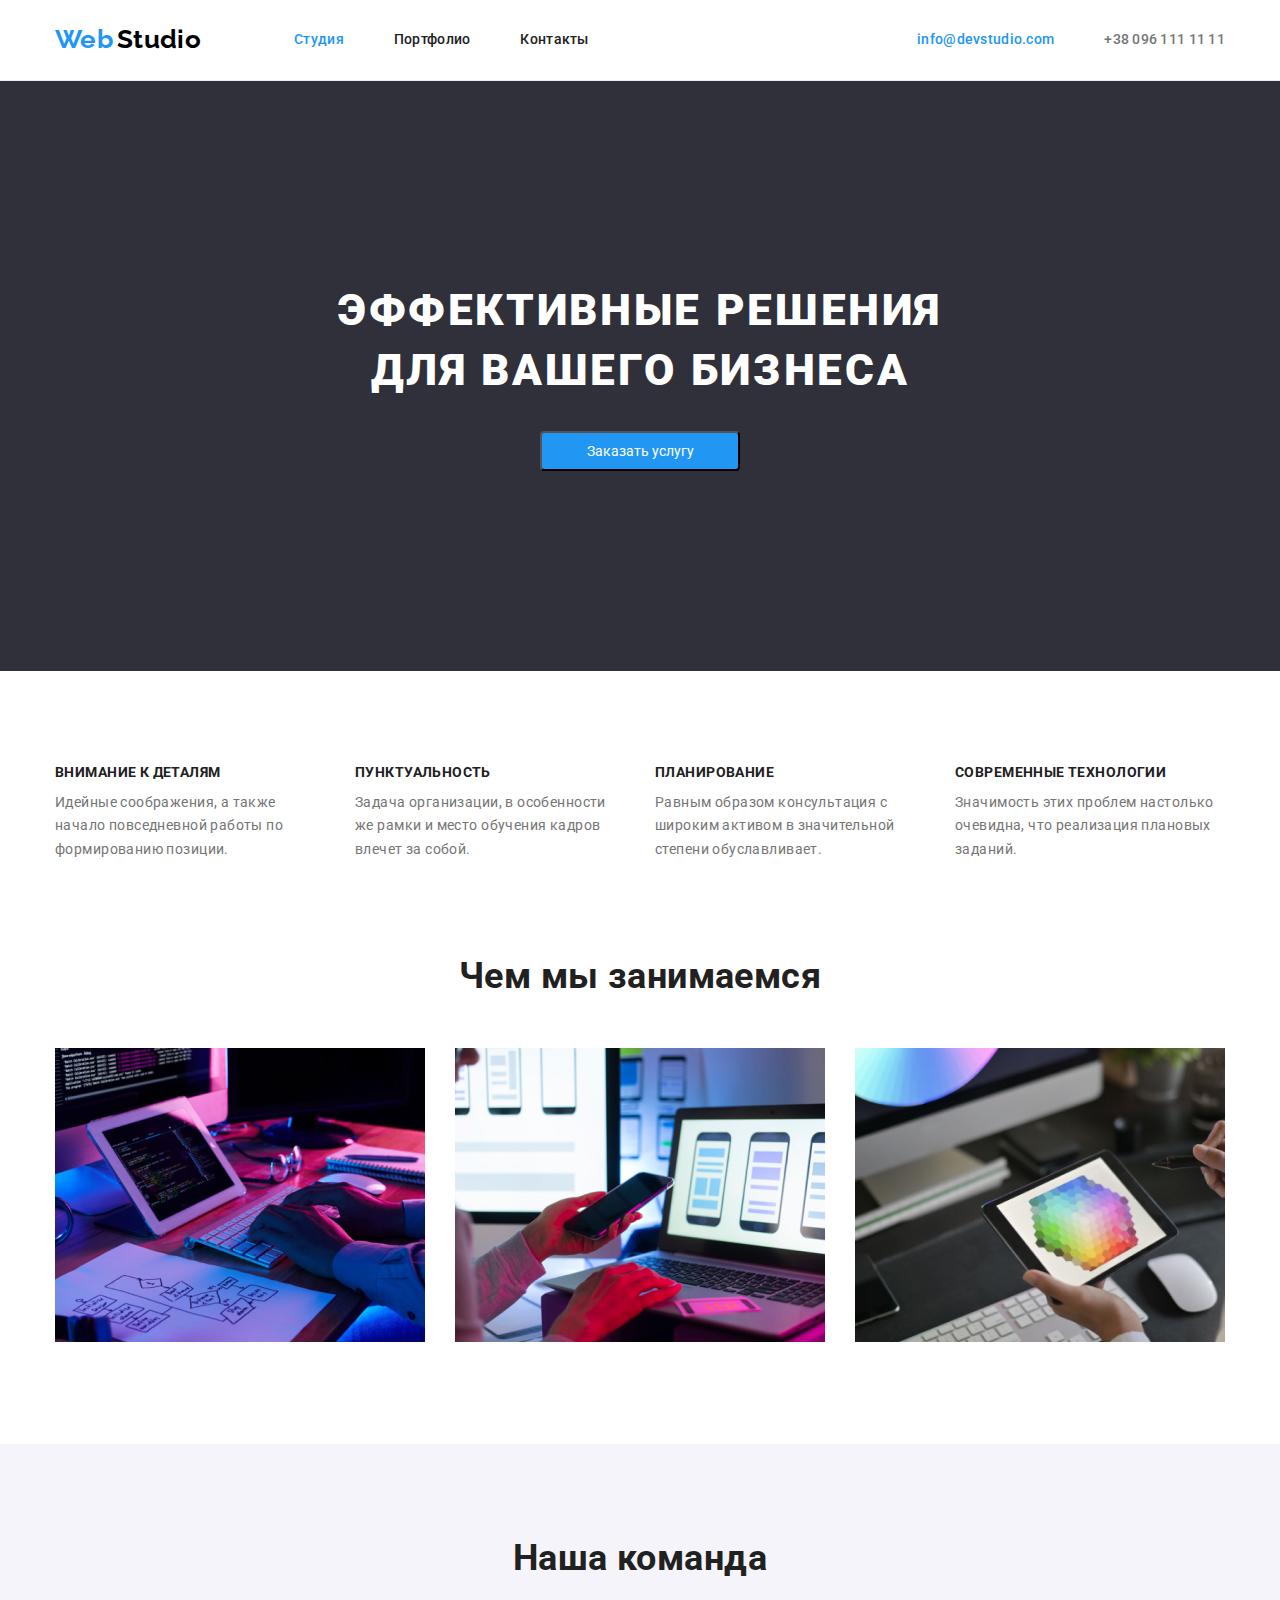
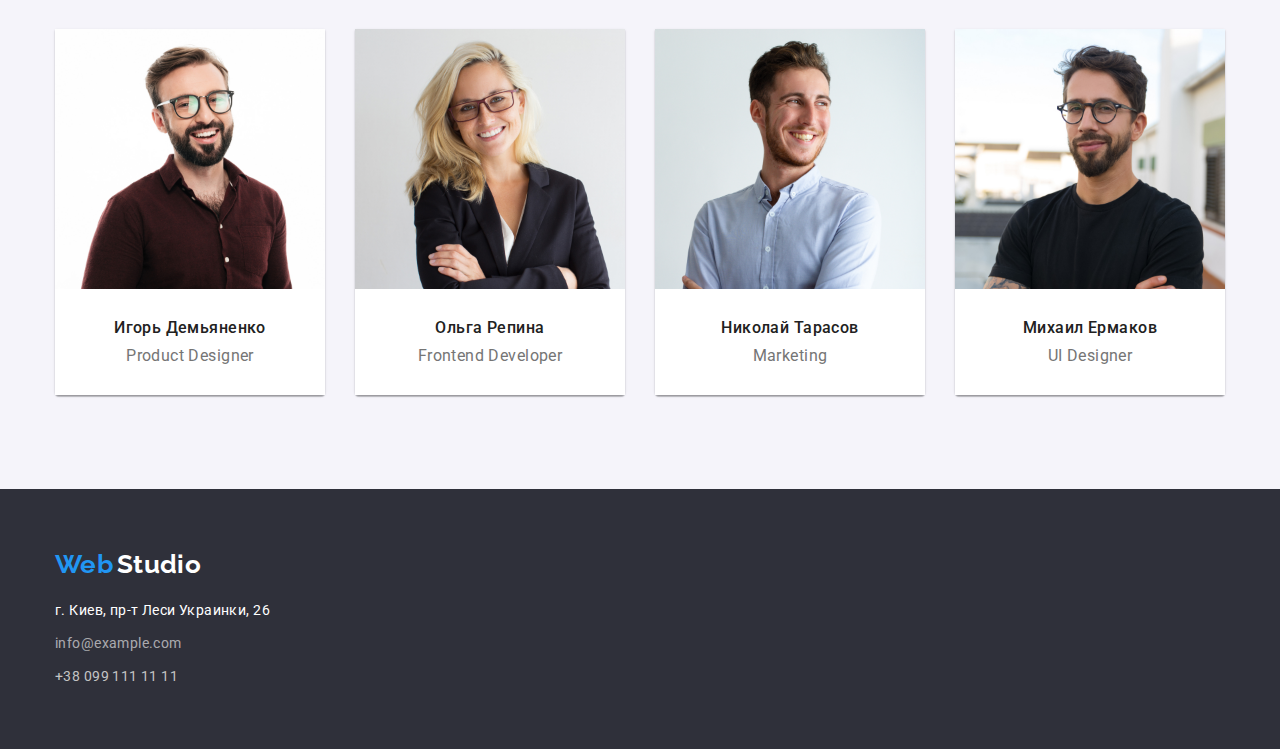
<file: index.html>
<!DOCTYPE html>
<html lang="ru">
<head>
    <meta charset="UTF-8">
    <meta http-equiv="X-UA-Compatible" content="IE=edge">
    <meta name="viewport" content="width=device-width, initial-scale=1.0">
    <title>Document</title>
    <link href="https://fonts.googleapis.com/css2?family=Raleway:wght@700&family=Roboto:wght@400;500;700;900&display=swap"
    rel="stylesheet"
    />
    <link
    rel="stylesheet"
    href="https://cdnjs.cloudflare.com/ajax/libs/modern-normalize/1.1.0/modern-normalize.min.css"
    />
    <link rel="stylesheet" href="./css/styles.css" />
</head>
<body>
    <header class="page-header">
        <!--Шапка-->
        <div class="container main-nav">
        <a href="/" class="logo">
        <span class="logo-web">Web</span>
        <span class="logo-studio">Studio</span>
        </a>
        <nav class="nav">
            <!-- Навигация на другие страницы -->
            <ul class="navigation list">
                <li class="nav-links"><a href="/" class="nav-site current">Студия</a></li>
                <li class="nav-links"><a href="./portfolio.html" class="nav-site">Портфолио</a></li>
                <li class="nav-links"><a href="" class="nav-site">Контакты</a></li>
            </ul>
        </nav>
        <ul class="contacts list">
            <!--Контакты-->
            <li><a href="" class="contacts-site current">info@devstudio.com</a></li>
            <li><a href="" class="contacts-number">+38 096 111 11 11</a></li>
        </ul>
        </div>
    </header>
  <main class="layout">
  <!--Как заказать услуги-->
<section class="hero">
    <div class="container">
    <h1 class="hero-title">Эффективные решения <br />
    для вашего бизнеса</h1> 
    <button type="button" class="button-primary">Заказать услугу</button>
    </div>
</section>
<!--Преимущества-->
<section class="section-box advantages">
    <div class="container">       
    <h2 class="visually-hidden">Наше преимущество</h2>
   <ul class="advantages list">
        <li class="list-advantages">
            <h3 class="advantages-subtitle">Внимание к деталям</h3>
            <p class="advantages-text">Идейные соображения, а также начало повседневной работы по формированию позиции.</p>
        </li>
        <li class="list-advantages">
            <h3 class="advantages-subtitle">Пунктуальность</h3>
            <p class="advantages-text">Задача организации, в особенности же рамки и место обучения кадров влечет за собой.</p>
        </li>
        <li class="list-advantages">
            <h3 class="advantages-subtitle">Планирование</h3>
            <p class="advantages-text">Равным образом консультация с широким активом в значительной степени обуславливает.</p>
        </li>
        <li class="list-advantages">
            <h3 class="advantages-subtitle">Современные технологии</h3>
            <p class="advantages-text">Значимость этих проблем настолько очевидна, что реализация плановых заданий.</p>
        </li>
    </ul>
    </div>
</section>
<!--Услуги-->
<section class="section-box presentation">
    <div class="container">
    <h2 class="title-presentation">Чем мы занимаемся</h2>
    <ul class="pictures-presentation list">
        <li class="list-presentation"><img src="./images/box_1.jpg" alt="Верстка" width="370" /></li>
        <li class="list-presentation"><img src="./images/box_2.jpg" alt="Дизайн" width="370" /></li>
        <li class="list-presentation"><img src="./images/box_3.jpg" alt="Разработка" width="370" /></li>
    </ul>
    </div>
</section>
<!--Про команду-->
<section class="section-box teams">
    <div class="container">
    <h2 class="title-presentation">Наша команда</h2>
    <ul class="list teams">
        <li class="bcg-card list">
        <img class="img" src="./images/img.jpg" alt="Product Designer" width="270" />
        <div class="container-teams">
        <h3 class="subtitle-names">Игорь Демьяненко</h3><p class="profession">Product Designer</p>
        </div>
    </li>
        <li class="bcg-card list"><img class="img" src="./images/img-(1).jpg" alt="Frontend Developer" width="270" />
        <div class="container-teams">
        <h3 class="subtitle-names">Ольга Репина</h3><p class="profession">Frontend Developer</p>
        </div>
        </li>
        <li class="bcg-card list"><img class="img" src="./images/img-(2).jpg" alt="Marketing" width="270" />
            <div class="container-teams">
            <h3 class="subtitle-names">Николай Тарасов</h3><p class="profession">Marketing</p>
            </div>
    </li>
        <li class="bcg-card list">
        <img class="img" src="./images/img-(3).jpg" alt="UI Designer" width="270" />
        <div class="container-teams">
        <h3 class="subtitle-names">Михаил Ермаков</h3><p class="profession">UI Designer</p>
        </div>
    </li>
    </ul>
    </div>
</section>
</main> 
<!--Футер-->
  <footer class="footer-section">
      <div class="container">
<a href="/" class="logo">
    <span class="logo-web footer">Web</span>
    <span class="logo-studio footer">Studio</span></a>
    <address class="address">
    <ul class="address-list list">
        <li><a href="" class="address-name">г. Киев, пр-т Леси Украинки, 26</a></li>
        <li><a href="mailto:info@example.com" class="address-email">info@example.com</a></li>
        <li><a href="tel:+380991111111" class="address-phone">+38 099 111 11 11</a></li>
    </ul>
</address>
     </div>
</footer>
</body>
</html>
</file>
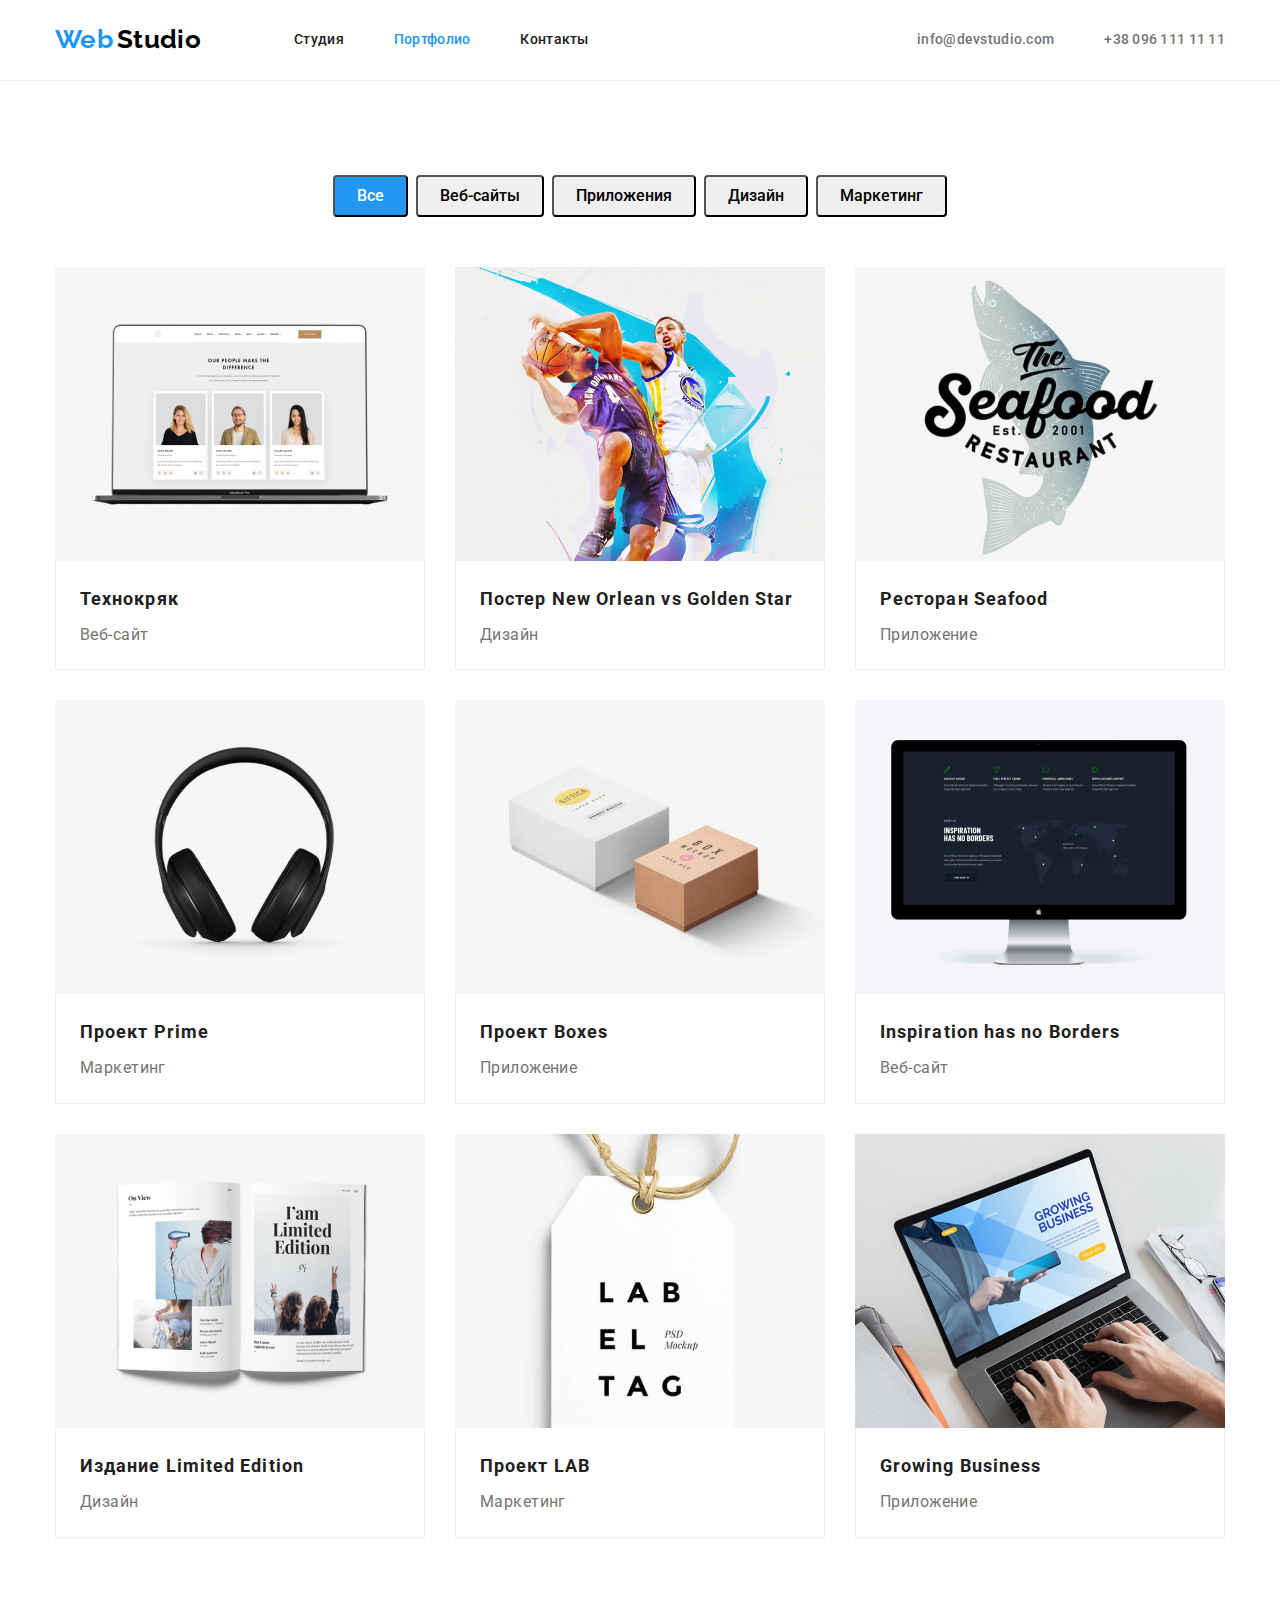
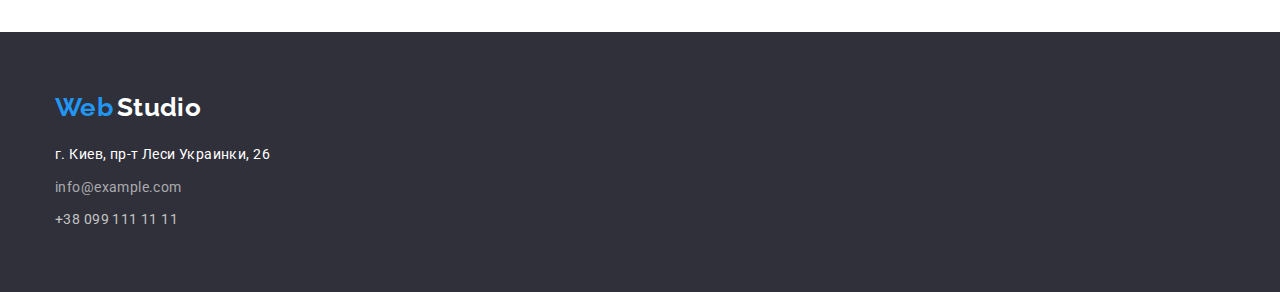
<file: portfolio.html>
<!DOCTYPE html>
<html lang="ru">
<head>
    <meta charset="UTF-8">
    <meta http-equiv="X-UA-Compatible" content="IE=edge">
    <meta name="viewport" content="width=device-width, initial-scale=1.0">
    <title>Document</title>
    <link href="https://fonts.googleapis.com/css2?family=Raleway:wght@700&family=Roboto:wght@400;500;700;900&display=swap"
    rel="stylesheet"
    />
    <link rel="stylesheet"
    href="https://cdnjs.cloudflare.com/ajax/libs/modern-normalize/1.1.0/modern-normalize.min.css"/>
    <link rel="stylesheet" href="./css/styles.css" />
</head>
<body>
<header class="page-header portfolio">
    <!--Шапка-->
    <div class="container main-nav">
    <a href="/" class="logo">
        <span class="logo-web">Web</span>
        <span class="logo-studio">Studio</span>
    </a>
    <nav class="nav">
        <!-- Навигация на другие страницы -->
        <ul class="navigation list">
            <li class="nav-links"><a href="./index.html" class="nav-site">Студия</a></li>
            <li class="nav-links"><a href="/" class="nav-site current">Портфолио</a></li>
            <li class="nav-links"><a href="" class="nav-site">Контакты</a></li>
        </ul>
    </nav>
    <ul class="contacts list">
        <!--Контакты-->
        <li><a href="" class="contacts-site">info@devstudio.com</a></li>
        <li><a href="" class="contacts-number">+38 096 111 11 11</a></li>
    </ul>
    </div>
</header>
<main class="layout">
    <!-- Уникальный контент страницы -->
    <!--Портфолио-->
    <section class="section-box portfolio">
        <div class="container portfolio">
        <h1 class="visually-hidden">Портфолио</h1>
        <ul class="btn list">
            <li class="btn-links"><button type="button" class="button-secondary current">Все</button></li>
            <li class="btn-links"><button type="button" class="button-secondary">Веб-сайты</button></li>
            <li class="btn-links"><button type="button" class="button-secondary">Приложения</button></li>
            <li class="btn-links"><button type="button" class="button-secondary">Дизайн</button></li>
            <li class="btn-links"><button type="button" class="button-secondary">Маркетинг</button></li>
        </ul>
        <ul class="portfolio list"> 
            <li class="list-portfolio">
                <a href="" class="portfolio-link"><img class="img-portfolio" src="./images/img-(4).jpg" alt="Проект 1" width="370" />
                <div class="container-portfolio">
                <h2 class="portfolio-title">Технокряк</h2>
                <p class="portfolio-subtitle">Веб-сайт</p>
                </div></a>
            </li>
            <li class="list-portfolio"><a href="" class="portfolio-link"><img class="img-portfolio" src="./images/img-(5).jpg" alt="Проект 2" width="370" />
                <div class="container-portfolio">
                <h2 class="portfolio-title">Постер New Orlean vs Golden Star</h2>
                <p class="portfolio-subtitle">Дизайн</p>
                </div></a>
            </li>
            <li class="list-portfolio"><a href="" class="portfolio-link"><img class="img-portfolio" src="./images/img-(6).jpg" alt="Проект 3" width="370" />
                <div class="container-portfolio">
                <h2 class="portfolio-title">Ресторан Seafood</h2>
                <p class="portfolio-subtitle">Приложение</p>
                </div></a>
            </li>
            <li class="list-portfolio"><a href="" class="portfolio-link"><img class="img-portfolio" src="./images/img-(7).jpg" alt="Проект 4" width="370" />
                <div class="container-portfolio">
                <h2 class="portfolio-title">Проект Prime</h2>
                <p class="portfolio-subtitle">Маркетинг</p>
                </div></a>
            </li>
            <li class="list-portfolio"><a href="" class="portfolio-link"><img class="img-portfolio" src="./images/img-(8).jpg" alt="Проект 5" width="370" />
                <div class="container-portfolio">
                <h2 class="portfolio-title">Проект Boxes</h2>
                <p class="portfolio-subtitle">Приложение</p>
                </div></a>
            </li>
            <li class="list-portfolio"><a href="" class="portfolio-link"><img class="img-portfolio" src="./images/img-(9).jpg" alt="Проект 6" width="370" />
                <div class="container-portfolio">
                <h2 class="portfolio-title">Inspiration has no Borders</h2>
                <p class="portfolio-subtitle">Веб-сайт</p>
                </div></a>
            </li>
            <li class="list-portfolio"><a href="" class="portfolio-link"><img class="img-portfolio" src="./images/img-(10).jpg" alt="Проект 7" width="370" />
                <div class="container-portfolio">
                <h2 class="portfolio-title">Издание Limited Edition</h2>
                <p class="portfolio-subtitle">Дизайн</p>
                </div></a>
            </li>
            <li class="list-portfolio"><a href="" class="portfolio-link"><img class="img-portfolio" src="./images/img-(11).jpg" alt="Проект 8" width="370" />
                <div class="container-portfolio">
                <h2 class="portfolio-title">Проект LAB</h2>
                <p class="portfolio-subtitle">Маркетинг</p>
                </div></a>
            </li>
            <li class="list-portfolio"><a href="" class="portfolio-link"><img class="img-portfolio" src="./images/img-(12).jpg" alt="Проект 9" width="370" />
                <div class="container-portfolio">
                <h2 class="portfolio-title">Growing Business</h2>
                <p class="portfolio-subtitle">Приложение</p>
                </div></a>
            </li>
        </ul>
        </div>
    </section>
</main>
<footer class="footer-section">
    <div class="container">
    <a href="/" class="logo">
        <span class="logo-web footer">Web</span>
        <span class="logo-studio footer">Studio</span></a>
    <address class="address">
        <ul class="address-list list">
            <li><a href="" class="address-name">г. Киев, пр-т Леси Украинки, 26</a></li>
            <li><a href="mailto:info@example.com" class="address-email">info@example.com</a></li>
            <li><a href="tel:+380991111111" class="address-phone">+38 099 111 11 11</a></li>
        </ul>
    </address>
    </div>
</footer>
</body>
</html>
</file>
<file: css/styles.css>
/* цвет основного текста #757575 */
/* вторичный цвет текста #212121 */
/* акцент #2196F3 */
/* цвет фона основной #FFFFFF */
/* цвет фона вторичный #F5F4FA */
:root {
  --primary-text-color: #757575;
  --title-text-color: #212121;
  --accent-color: #2196f3;
  --primary-white-color: #ffffff;
}
body {
  background-color: #ffffff;
  color: var(--primary-text-color);
  font-family: Roboto, sans-serif;
  letter-spacing: 0.03em;
  font-size: 14px;
  line-height: 1.7;
}
.list {
  list-style: none;
  padding: 0;
  margin: 0;
}
.visually-hidden {
  position: absolute;
  clip: rect(0 0 0 0);
  width: 1px;
  height: 1px;
  margin: -1px;
}
.container {
  margin-left: auto;
  margin-right: auto;
  padding-left: 15px;
  padding-right: 15px;
  width: 1200px;
}
.page-header,
.page-header.portfolio {
  border-bottom: 1px solid #ececec;
}
/* logo */
.logo {
  text-decoration: none;
}
.logo .logo-web {
  color: var(--accent-color);
  font-family: Raleway, ans-serif;
  font-weight: 700;
  font-size: 26px;
  line-height: 1.19;
}
.logo-studio {
  color: #000000;
  font-family: Raleway, sans-serif;
  font-weight: 700;
  font-size: 26px;
  line-height: 1.19;
}
.logo-studio.footer,
.logo-web.footer {
  display: inline-block;
  margin-bottom: 20px;
}

.logo-studio.footer {
  color: var(--primary-white-color);
  font-family: Raleway;
  font-weight: 700;
  font-size: 26px;
  line-height: 1.19;
}
/* site nav */
.navigation {
  display: flex;
  margin-left: 93px;
}
.nav-links:not(:last-child) {
  margin-right: 50px;
}

.nav .nav-site {
  color: var(--title-text-color);
  font-weight: 500;
  font-size: 14px;
  line-height: 1.14;
  letter-spacing: 0.02em;
  text-decoration: none;
}
.nav .nav-site:hover,
.nav .nav-site:focus {
  color: var(--accent-color);
}
.nav-site.current,
.nav-site {
  display: block;
  padding-top: 32px;
  padding-bottom: 32px;
  color: var(--accent-color);
}
.container.main-nav {
  display: flex;
  align-items: center;
}
/* contacts list */
.contacts.list {
  display: flex;
  margin-left: auto;
}
.contacts-number {
  margin-left: 50px;
  padding-top: 32px;
  padding-bottom: 32px;
}
.contacts .contacts-number,
.contacts-site {
  color: var(--primary-text-color);
  font-weight: 500;
  font-size: 14px;
  line-height: 1.14;
  letter-spacing: 0.02em;
  text-decoration: none;
}
.contacts .contacts-number:hover,
.contacts .contacts-number:focus {
  color: var(--accent-color);
}
.contacts .contacts-site.current {
  color: var(--accent-color);
  text-decoration: none;
  padding-top: 32px;
  padding-bottom: 32px;
}
/* btn */
.btn.list {
  display: flex;
  justify-content: center;
  margin-bottom: 50px;
  margin-top: 0;
}
.btn-links:not(:last-child) {
  margin-right: 8px;
}
.button-primary:hover,
.button-primary:focus {
  color: var(--primary-white-color);
  background-color: #188ce8;
}
.button-primary {
  display: inline-block;
  color: var(--primary-white-color);
  background-color: var(--accent-color);
  font-family: inherit;
  border-radius: 4px;
  padding: 10px 32px;
  min-width: 200px;
  text-align: center;
}
.btn {
  color: var(--title-text-color);
}
.button-secondary,
.button-secondary.current {
  display: inline-block;
  font-weight: 500;
  font-size: 16px;
  line-height: 1.6;
  cursor: pointer;
  font-family: inherit;
  border-radius: 4px;
  padding: 6px 22px;
  min-width: 73px;
  text-align: center;
}
.button-secondary:hover,
.button-secondary:focus {
  color: var(--primary-white-color);
  background-color: var(--accent-color);
}
.button-secondary.current {
  color: var(--primary-white-color);
  background-color: var(--accent-color);
}
/* Portfolio */
.portfolio.list {
  display: flex;
  flex-wrap: wrap;
  padding: 0;
  margin: 0;
  margin-left: -30px;
  margin-top: -30px;
}
/* calc((100% - кол-во маржинов в строке * значения маржина) / кол-во элементов в строке */
.list-portfolio {
  width: calc ((100% - 60px) / 3);
  margin-left: 30px;
  margin-top: 30px;
  border-bottom: 1px solid #eeeeee;
}
/*.list-portfolio {
  flex-basis: calc((100% - 60px) / 3);
  margin-right: 30px;
  margin-bottom: 30px;
  border-bottom: 1px solid #eeeeee;
} */

/*.list-portfolio:nth-child(3n) {
  margin-right: 0px;
} */
/*.list-portfolio:nth-last-child(-n + 3) {
  margin-bottom: 0;
} */
.portfolio-title {
  font-weight: 700;
  font-size: 18px;
  line-height: 2;
  letter-spacing: 0.06em;
  margin-top: 0;
  margin-bottom: 4px;
}
.portfolio-subtitle {
  font-size: 16px;
  line-height: 1.8;
  margin: 0;
}
.portfolio-link {
  text-decoration: none;
}

/* Hero */
.hero {
  background-color: #2f303a;
  text-align: center;
  padding-top: 200px;
  padding-bottom: 200px;
  padding-right: 0;
  padding-left: 0;
}
.hero-title {
  margin-top: 0;
  margin-bottom: 30px;
  color: #ffffff;
  font-weight: 900;
  font-size: 44px;
  line-height: 1.36;
  text-align: center;
  letter-spacing: 0.06em;
  text-transform: uppercase;
}
/* section titles */
.advantages-subtitle,
.title-presentation,
.title-presentation,
.subtitle-names,
.btn-darken,
.portfolio-title {
  color: var(--title-text-color);
}
.section-box.advantages {
  padding-top: 94px;
  padding-bottom: 94px;
}
.section-box.presentation {
  padding-top: 0;
  padding-bottom: 94px;
}
.section-box.portfolio {
  padding-top: 94px;
  padding-bottom: 94px;
  margin: 0;
}
.title-presentation {
  font-weight: 700;
  font-size: 36px;
  line-height: 1.16;
  text-align: center;
  margin-top: 0;
  margin-bottom: 50px;
}
/* Наше преимущество секция - заголовки */
.advantages-subtitle {
  margin-top: 0;
  margin-bottom: 10px;
  font-weight: 700;
  font-size: 14px;
  line-height: 1.14;
  text-transform: uppercase;
}
/* Наше преимущество - текс */
.advantages-text {
  font-size: 14px;
  line-height: 1.7;
  margin-top: 0;
  margin-bottom: 0;
}
.advantages.list {
  display: flex;
}
.list-advantages {
  width: 270px;
}
.list-advantages:not(:last-child) {
  margin-right: 30px;
}
/* section-box presentation */
.pictures-presentation.list {
  display: flex;
}
.list-presentation {
  width: 370px;
}
.list-presentation:not(:last-child) {
  margin-right: 30px;
}
/* section-box teams */
.list.teams {
  display: flex;
}
.bcg-card {
  width: 270px;
}
.bcg-card.list {
  box-shadow: 0px 1px 3px rgba(0, 0, 0, 0.12), 0px 1px 1px rgba(0, 0, 0, 0.14),
    0px 2px 1px rgba(0, 0, 0, 0.2);
  border-radius: 0px 0px 4px 4px;
}
.bcg-card:not(:last-child) {
  margin-right: 30px;
}
.img {
  display: block;
  max-width: 100%;
  height: auto;
}
.img-portfolio {
  display: block;
  max-width: 100%;
  height: auto;
}
.section-box.teams {
  background-color: #f5f4fa;
  padding-top: 94px;
  padding-bottom: 94px;
}
.subtitle-names {
  font-weight: 500;
  font-size: 16px;
  line-height: 1.1;
  margin-top: 0;
  margin-bottom: 10px;
}
.profession {
  font-size: 16px;
  line-height: 1.1;
  margin-top: 0;
  margin-bottom: 0;
}
.container-teams {
  text-align: center;
  padding-top: 30px;
  padding-bottom: 30px;
  padding-right: 24px;
  padding-left: 24px;
  background-color: #ffffff;
}
.container-portfolio {
  margin-right: auto;
  padding-top: 20px;
  padding-bottom: 20px;
  padding-right: 24px;
  padding-left: 24px;
  border-right: 1px solid #eeeeee;
  border-left: 1px solid #eeeeee;
}
.portfolio-subtitle {
  color: var(--primary-text-color);
  margin: 0;
}

/* Footer */
.footer-section {
  background-color: #2f303a;
  padding-bottom: 60px;
  padding-top: 60px;
}
.address-name {
  display: inline-block;
  color: var(--primary-white-color);
  font-style: normal;
  text-decoration: none;
  margin-bottom: 9px;
}
.address-email {
  display: inline-block;
  color: rgba(255, 255, 255, 0.6);
  font-style: normal;
  text-decoration: none;
  margin-bottom: 9px;
}
.address-phone {
  color: #c4c4c4;
  font-style: normal;
  text-decoration: none;
}
.address-email:hover,
.address-email:focus {
  color: var(--accent-color);
}
.address-phone:hover,
.address-phone:focus {
  color: var(--accent-color);
}
</file>
